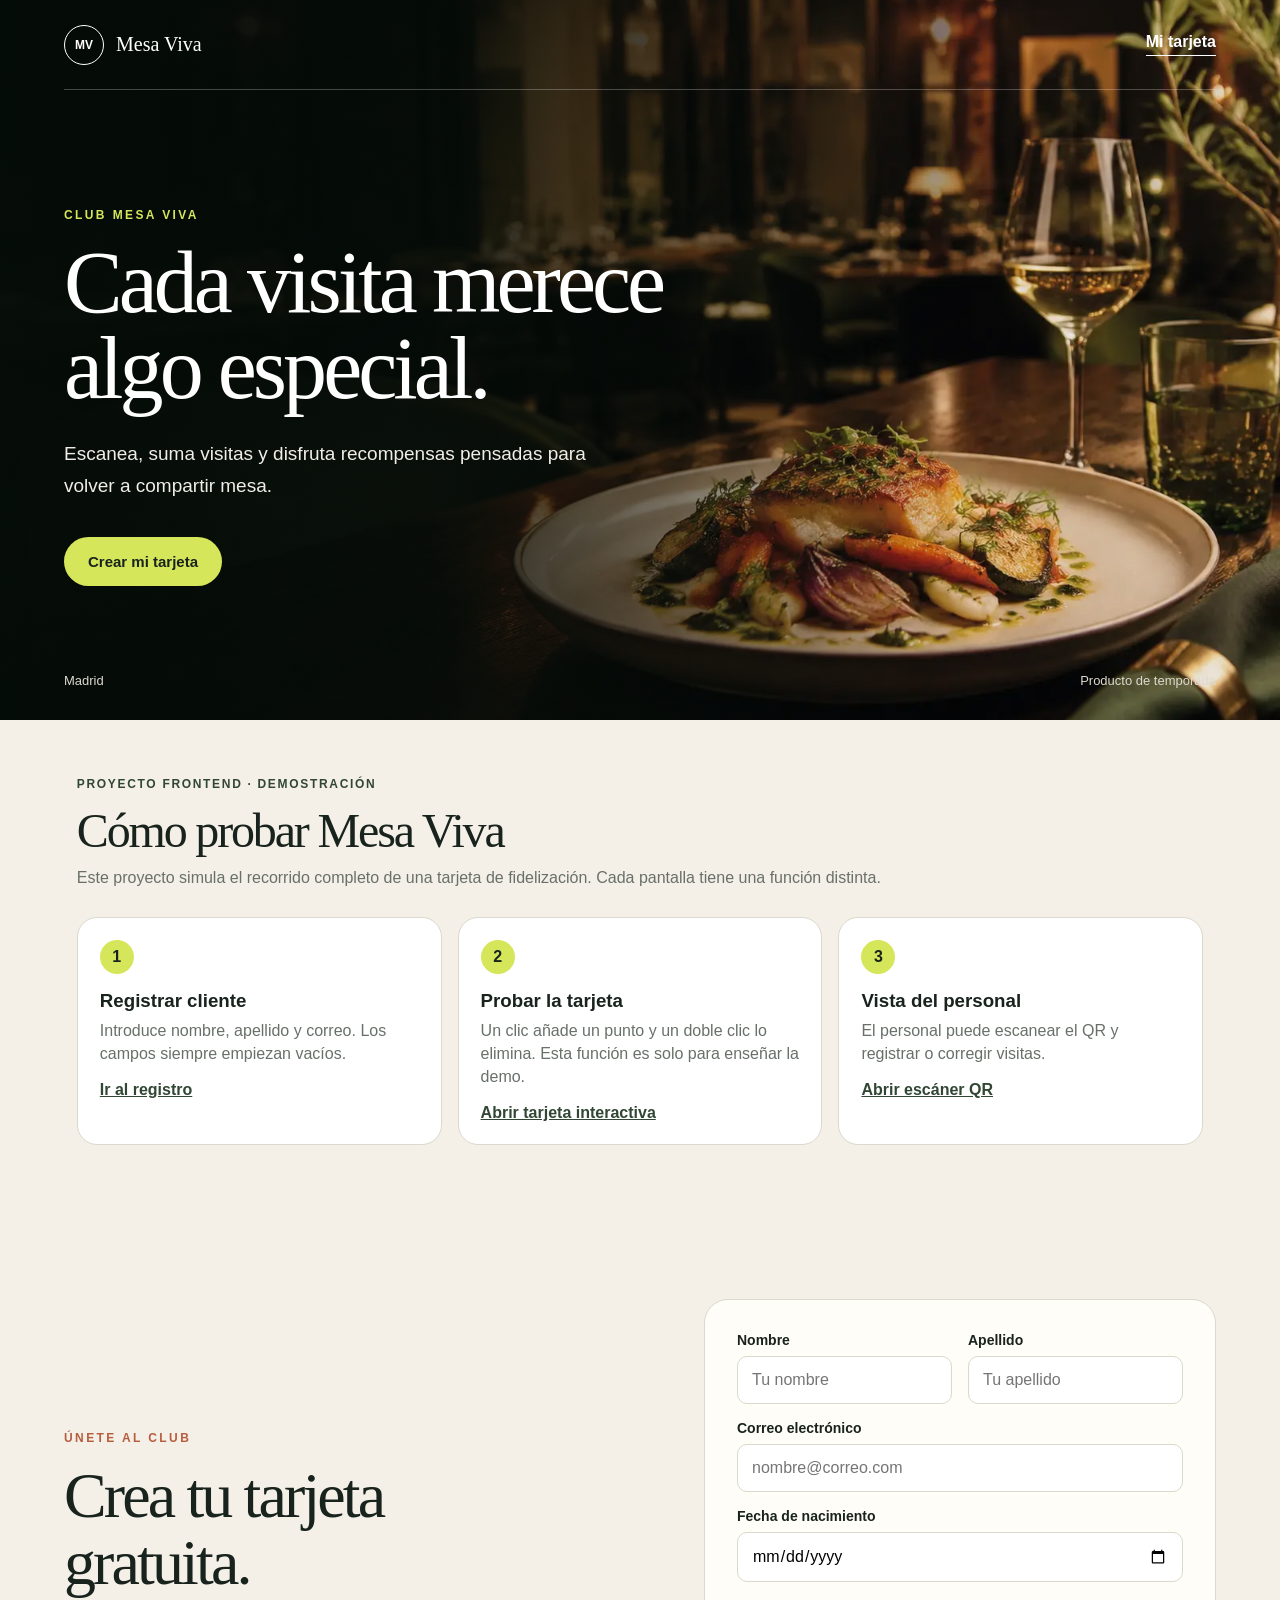
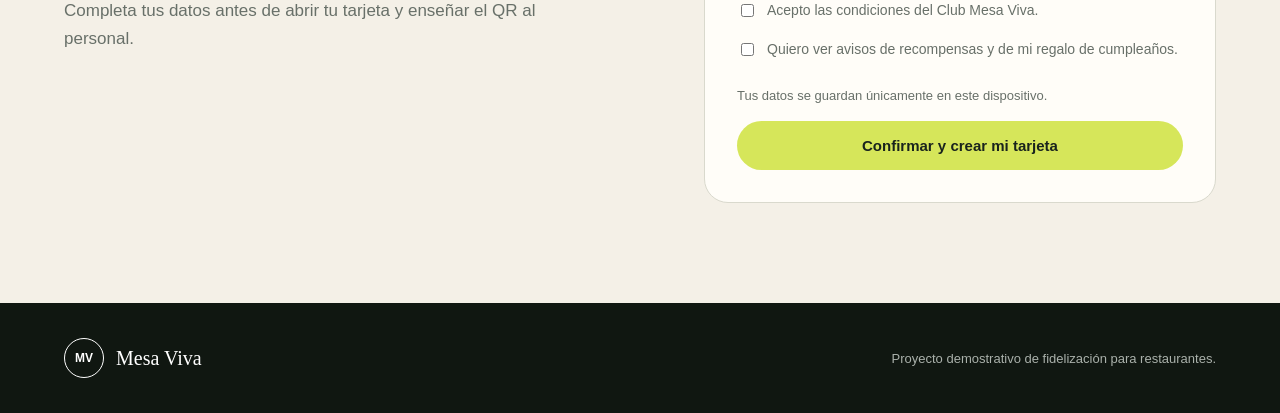
<file: mesa-viva-wallet/index.html>
<!doctype html>
<html lang="es">
  <head>
    <meta charset="utf-8" />
    <meta name="viewport" content="width=device-width,initial-scale=1" />
    <meta name="theme-color" content="#19231d" />
    <title>Mesa Viva · Tarjeta de fidelización</title>
    <meta
      name="description"
      content="Tarjeta digital del Club Mesa Viva: suma visitas y desbloquea recompensas."
    />
    <link rel="stylesheet" href="styles.css" />
  <style>.registered-card{margin:22px 0;padding:22px;border-radius:22px;background:linear-gradient(135deg,#21362a,#445d3c);color:#fff;display:grid;grid-template-columns:1fr 112px;gap:18px;align-items:center;text-align:left}.registered-card small,.registered-card em{display:block;color:#d9e3d7;font-style:normal}.registered-card strong{display:block;margin:10px 0 6px;font:500 30px Georgia}.registered-card img{width:112px;height:112px;padding:6px;background:#fff;border-radius:10px}.card-link{display:block;margin:0 0 10px;border:1px solid #314734;border-radius:10px;padding:13px 20px;color:#314734;font-weight:800;text-decoration:none}.success-card .wallet-button{width:100%}@media(max-width:600px){.success-card{padding:24px}.registered-card{grid-template-columns:1fr}.registered-card img{margin:auto}}.member-zone[hidden]{display:none}.register-grid{display:grid;grid-template-columns:1fr 1fr;gap:16px}.register-grid label{margin:0}.register-wide{grid-column:1/-1}.privacy-note{margin:10px 0 0;color:#687069;font-size:13px}.club-notices{display:grid;gap:10px;margin:20px 0;text-align:left}.club-notice{padding:15px 16px;border:1px solid #d9d9cd;border-radius:14px;background:#fff}.club-notice strong{display:block;margin-bottom:4px;color:#19231d}.club-notice p{margin:0;color:#687069;line-height:1.45}.notice-button{width:100%;margin-top:10px}.notification-status{min-height:20px;margin:10px 0 0;color:#314734;font-weight:700}.registration-confirmed{margin-top:18px}@media(max-width:600px){.register-grid{grid-template-columns:1fr}.register-wide{grid-column:auto}} .demo-flow{padding:54px clamp(22px,6vw,80px);background:#f4f0e7}.demo-flow h2{margin:0 0 8px;font:500 clamp(30px,5vw,48px) Georgia,serif;color:#19231d}.demo-flow>p{margin:0 0 26px;color:#687069;line-height:1.55}.flow-grid{display:grid;grid-template-columns:repeat(3,1fr);gap:16px}.flow-step{padding:22px;border:1px solid #d9d9cd;border-radius:20px;background:#fff}.flow-step b{display:grid;width:34px;height:34px;border-radius:50%;place-items:center;background:#d6e65a;color:#19231d}.flow-step h3{margin:16px 0 7px;color:#19231d}.flow-step p{margin:0 0 16px;color:#687069;line-height:1.45}.flow-step a{color:#314734;font-weight:800}.demo-label{display:inline-block;margin-bottom:12px;color:#314734;font-size:12px;font-weight:800;letter-spacing:.14em}@media(max-width:760px){.flow-grid{grid-template-columns:1fr}} </style>
  </head>
  <body>
    <main>
      <section class="hero">
        <nav>
          <a href="#" class="brand"><span>MV</span> Mesa Viva</a
          ><a href="#registro" class="nav-link" id="nav-card-link">Mi tarjeta</a>
        </nav>
        <div class="hero-copy">
          <p class="kicker">CLUB MESA VIVA</p>
          <h1>Cada visita merece algo especial.</h1>
          <p class="lead">
            Escanea, suma visitas y disfruta recompensas pensadas para volver a
            compartir mesa.
          </p>
          <a href="#registro" class="primary-button" id="hero-action">Crear mi tarjeta</a>
        </div>
        <div class="hero-note">
          <span>Madrid</span><span>Producto de temporada</span>
        </div>
      </section>
      <section class="demo-flow" aria-labelledby="como-funciona">
        <span class="demo-label">PROYECTO FRONTEND · DEMOSTRACIÓN</span>
        <h2 id="como-funciona">Cómo probar Mesa Viva</h2>
        <p>Este proyecto simula el recorrido completo de una tarjeta de fidelización. Cada pantalla tiene una función distinta.</p>
        <div class="flow-grid">
          <article class="flow-step"><b>1</b><h3>Registrar cliente</h3><p>Introduce nombre, apellido y correo. Los campos siempre empiezan vacíos.</p><a href="#registro">Ir al registro</a></article>
          <article class="flow-step"><b>2</b><h3>Probar la tarjeta</h3><p>Un clic añade un punto y un doble clic lo elimina. Esta función es solo para enseñar la demo.</p><a href="tarjeta/">Abrir tarjeta interactiva</a></article>
          <article class="flow-step"><b>3</b><h3>Vista del personal</h3><p>El personal puede escanear el QR y registrar o corregir visitas.</p><a href="personal/">Abrir escáner QR</a></article>
        </div>
      </section>
      <section class="experience member-zone" id="mi-tarjeta" hidden>
        <div class="section-intro">
          <p class="kicker">TU EXPERIENCIA</p>
          <h2>Una tarjeta. Tres formas de disfrutar.</h2>
        </div>
        <div class="workspace">
          <article class="wallet-card">
            <div class="card-top">
              <span class="mini-brand">MESA<br />VIVA</span
              ><span class="member">SOCIO · 0248</span>
            </div>
            <div class="card-center">
              <p>Hola,</p>
              <strong id="card-name">Vincenzo</strong>
            </div>
            <div class="visit-row" id="visit-row"></div>
            <div class="card-bottom">
              <span id="visit-count">0 visitas</span
              ><span id="next-reward">Próximo premio: Café de la casa</span>
            </div>
          </article>
          <article class="qr-panel">
            <div>
              <p class="kicker">EN EL RESTAURANTE</p>
              <h3 id="qr-title">Escanea para abrir tu tarjeta</h3>
              <p id="qr-description">
                El código abre directamente tu tarjeta interactiva en el móvil.
              </p>
            </div>
            <div class="qr-frame">
              <img
                id="wallet-qr"
                src="[data-uri]"
                alt="Código QR comprobado de la tarjeta Mesa Viva"
              />
            </div>
            <a
              class="qr-link"
              id="wallet-link"
              href="https://chechito123.github.io/chechito.github.io/mesa-viva-wallet/tarjeta/"
              >Abrir la tarjeta sin escanear</a
            >
          </article>
        </div>
      </section>
      <section class="rewards member-zone" id="club-rewards" hidden>
        <div class="section-intro">
          <p class="kicker">RECOMPENSAS</p>
          <h2>Cuanto más vuelves, mejor sabe.</h2>
        </div>
        <div class="reward-grid">
          <article data-visits="3">
            <span>03</span>
            <div>
              <small></small>
              <h3>Café de la casa</h3>
            </div>
          </article>
          <article data-visits="6">
            <span>06</span>
            <div>
              <small></small>
              <h3>Entrante para compartir</h3>
            </div>
          </article>
          <article data-visits="10">
            <span>10</span>
            <div>
              <small></small>
              <h3>Cena para dos</h3>
            </div>
          </article>
        </div>
      </section>
      <section class="registration" id="registro">
        <div class="registration-copy">
          <p class="kicker">ÚNETE AL CLUB</p>
          <h2>Crea tu tarjeta gratuita.</h2>
          <p>Completa tus datos antes de abrir tu tarjeta y enseñar el QR al personal.</p>
        </div>
        <form id="register-form">
          <div class="register-grid">
            <label>Nombre<input id="name" placeholder="Tu nombre" autocomplete="given-name" required /></label>
            <label>Apellido<input id="surname" placeholder="Tu apellido" autocomplete="family-name" required /></label>
            <label class="register-wide">Correo electrónico<input id="email" type="email" placeholder="nombre@correo.com" autocomplete="email" required /></label>
            <label class="register-wide">Fecha de nacimiento<input id="birthday" type="date" autocomplete="bday" required /></label>
          </div>
          <label class="check"><input id="terms" type="checkbox" required /> Acepto las condiciones del Club Mesa Viva.</label>
          <label class="check"><input id="notifications-optin" type="checkbox" checked /> Quiero ver avisos de recompensas y de mi regalo de cumpleaños.</label>
          <p class="privacy-note">Tus datos se guardan únicamente en este dispositivo.</p>
          <button type="submit" class="primary-button">Confirmar y crear mi tarjeta</button>
        </form>
        <div class="success-card registration-confirmed" id="success" hidden>
          <span>✓</span>
          <h3 id="success-title">¡Bienvenido!</h3>
          <p id="success-copy"></p>
          <div class="club-notices" id="club-notices">
            <div class="club-notice"><strong>Tarjeta activa · MV-0248</strong><p id="card-status">Empiezas con 0 visitas. El personal actualizará tus visitas al escanear tu QR.</p></div>
            <div class="club-notice"><strong>Próxima recompensa</strong><p id="reward-notice">Café de la casa al completar 3 visitas.</p></div>
            <div class="club-notice"><strong>Regalo de cumpleaños</strong><p id="birthday-notice">Postre de la casa gratis durante tu semana de cumpleaños.</p></div>
            <div class="club-notice"><strong>Avisos del club</strong><p id="club-notice-status">Activa los avisos para conocer nuevas recompensas disponibles.</p></div>
          </div>
          <div class="registered-card"><div><small>CLUB MESA VIVA</small><strong id="registered-name">Vincenzo</strong><em id="registered-visits">0 visitas · Socio MV-0248</em></div><img src="tarjeta/member-0248.svg" alt="Código QR de la tarjeta MV-0248"></div>
          <a class="card-link" href="tarjeta/">Ver mi tarjeta y QR</a>
          <button class="wallet-button notice-button" id="enable-notifications" type="button">Activar notificaciones</button>
          <p class="notification-status" id="notification-status" role="status"></p>
          <button class="wallet-button" id="google-wallet" type="button">Añadir a Google Wallet</button>
          <p class="wallet-note" id="wallet-note" hidden>Tu tarjeta ya está creada. El pase de Google Wallet se activará al conectar la firma oficial del restaurante.</p>
        </div>
      </section>
      <footer>
        <a href="#" class="brand"><span>MV</span> Mesa Viva</a>
        <p>Proyecto demostrativo de fidelización para restaurantes.</p>
      </footer>
    </main>
    <script src="wallet-config.js"></script>
    <script src="app.js?v=4"></script>
  </body>
</html>
</file>
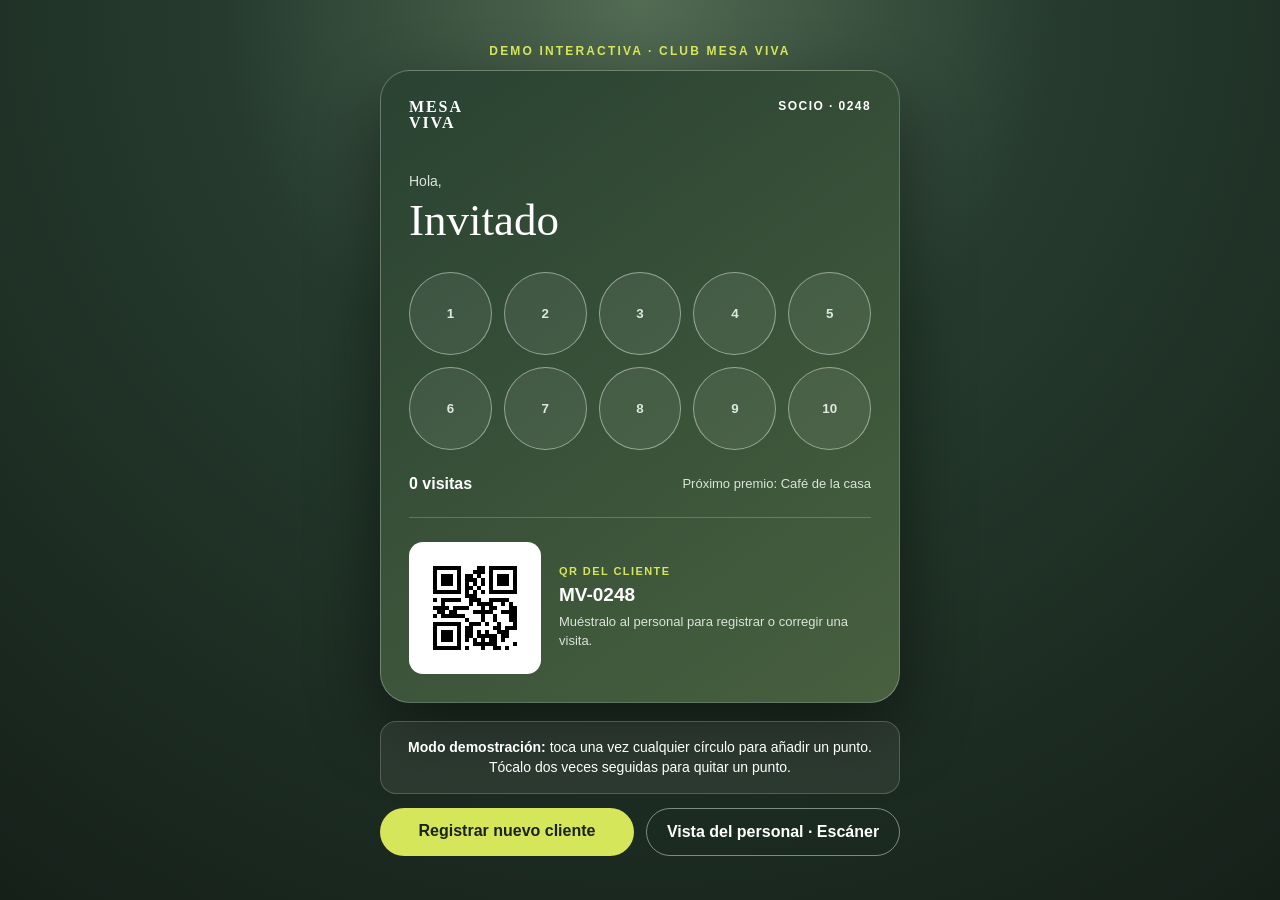
<file: mesa-viva-wallet/tarjeta/index.html>
<!doctype html>
<html lang="es">
<head>
  <meta charset="utf-8">
  <meta name="viewport" content="width=device-width,initial-scale=1,viewport-fit=cover">
  <meta name="theme-color" content="#19231d">
  <title>Mesa Viva · Tarjeta interactiva</title>
  <style>
    :root{--ink:#19231d;--olive:#314734;--lime:#d6e65a;--cream:#f4f0e7;--muted:#dbe4da}
    *{box-sizing:border-box}body{min-height:100vh;margin:0;padding:24px;background:radial-gradient(circle at top,#526b53 0,#263b2e 38%,#152019 100%);color:#fff;font-family:Arial,sans-serif;display:grid;place-items:center;-webkit-tap-highlight-color:transparent}
    main{width:min(520px,100%)}.eyebrow{margin:0 0 12px;text-align:center;color:var(--lime);font-size:12px;font-weight:800;letter-spacing:.18em}
    .card{padding:28px;border:1px solid #ffffff40;border-radius:30px;background:linear-gradient(145deg,#294232,#48603f);box-shadow:0 28px 70px #0007;user-select:none}
    .top,.bottom{display:flex;justify-content:space-between;align-items:flex-start;gap:14px}.brand{font:700 16px/1 Georgia,serif;letter-spacing:.12em}.member{font-size:12px;font-weight:800;letter-spacing:.12em}
    .hello{margin:42px 0 26px}.hello small{display:block;color:var(--muted);font-size:14px}.hello strong{display:block;margin-top:5px;font:500 clamp(30px,9vw,45px) Georgia,serif}
    .dots{display:grid;grid-template-columns:repeat(5,1fr);gap:12px;margin:0 0 25px}.dot{aspect-ratio:1;border:1px solid #ffffff70;border-radius:50%;background:#ffffff12;color:#dfe7df;display:grid;place-items:center;font-weight:800;cursor:pointer;transition:.16s}.dot.filled{background:var(--lime);border-color:var(--lime);color:var(--ink);transform:scale(1.04)}.dot:focus-visible{outline:3px solid #fff;outline-offset:3px}
    .bottom{align-items:end}.count{font-weight:800}.next{max-width:230px;text-align:right;color:var(--muted);font-size:13px;line-height:1.4}
    .qr-block{display:grid;grid-template-columns:132px 1fr;align-items:center;gap:18px;margin-top:24px;padding-top:24px;border-top:1px solid #ffffff35}.qr-block img{width:132px;height:132px;padding:8px;border-radius:14px;background:#fff}.qr-copy small{display:block;color:var(--lime);font-size:11px;font-weight:800;letter-spacing:.13em}.qr-copy strong{display:block;margin:7px 0;font-size:19px}.qr-copy p{margin:0;color:var(--muted);font-size:13px;line-height:1.45}
    .hint{margin:18px 0 0;padding:15px 17px;border:1px solid #ffffff30;border-radius:16px;background:#ffffff12;text-align:center;font-size:14px;line-height:1.45}
    .links{display:grid;grid-template-columns:1fr 1fr;gap:12px;margin-top:14px}.links a{padding:14px;border-radius:999px;text-align:center;text-decoration:none;font-weight:800}.register{background:var(--lime);color:var(--ink)}.scanner{border:1px solid #ffffff70;color:#fff}
    @media(max-width:480px){body{padding:14px}.card{padding:23px}.dots{gap:9px}.links{grid-template-columns:1fr}.qr-block{grid-template-columns:112px 1fr}.qr-block img{width:112px;height:112px}}
  </style>
</head>
<body>
  <main>
    <p class="eyebrow">DEMO INTERACTIVA · CLUB MESA VIVA</p>
    <article class="card" aria-label="Tarjeta de fidelización interactiva">
      <div class="top"><span class="brand">MESA<br>VIVA</span><span class="member">SOCIO · 0248</span></div>
      <div class="hello"><small>Hola,</small><strong id="name">Invitado</strong></div>
      <div class="dots" id="dots" aria-label="Puntos de fidelización"></div>
      <div class="bottom"><span class="count" id="count">0 visitas</span><span class="next" id="next">Próximo premio: Café de la casa</span></div>
      <div class="qr-block"><img src="member-0248.svg" alt="Código QR del socio MV-0248"><div class="qr-copy"><small>QR DEL CLIENTE</small><strong>MV-0248</strong><p>Muéstralo al personal para registrar o corregir una visita.</p></div></div>
    </article>
    <p class="hint"><strong>Modo demostración:</strong> toca una vez cualquier círculo para añadir un punto. Tócalo dos veces seguidas para quitar un punto.</p>
    <div class="links"><a class="register" href="../#registro">Registrar nuevo cliente</a><a class="scanner" href="../personal/">Vista del personal · Escáner</a></div>
  </main>
  <script>
    const memberId="MV-0248",visitsKey=`mesa-viva-${memberId}-visits-v2`,nameKey=`mesa-viva-${memberId}-name-v2`;
    const rewards=[{n:3,label:"Café de la casa"},{n:6,label:"Entrante para compartir"},{n:10,label:"Cena para dos"}];
    let visits=Math.max(0,Math.min(10,Number(localStorage.getItem(visitsKey)||0))),clickTimer=null;
    document.querySelector("#name").textContent=sessionStorage.getItem(nameKey)||"Invitado";
    function save(value){visits=Math.max(0,Math.min(10,value));localStorage.setItem(visitsKey,String(visits));render()}
    function render(){
      const dots=document.querySelector("#dots");dots.innerHTML="";
      for(let i=1;i<=10;i++){const dot=document.createElement("button");dot.type="button";dot.className="dot"+(i<=visits?" filled":"");dot.textContent=i;dot.setAttribute("aria-label",`Punto ${i}`);
        dot.addEventListener("click",()=>{clearTimeout(clickTimer);clickTimer=setTimeout(()=>save(visits+1),260)});
        dot.addEventListener("dblclick",event=>{event.preventDefault();clearTimeout(clickTimer);save(visits-1)});
        dots.append(dot)}
      document.querySelector("#count").textContent=visits+" "+(visits===1?"visita":"visitas");
      const upcoming=rewards.find(r=>r.n>visits);document.querySelector("#next").textContent=upcoming?"Próximo premio: "+upcoming.label:"¡Todas las recompensas disponibles!";
    }
    window.addEventListener("storage",event=>{if(event.key===visitsKey){visits=Math.max(0,Math.min(10,Number(event.newValue)||0));render()}});
    render();
  </script>
</body>
</html>
</file>
<file: mesa-viva-wallet/styles.css>
:root{--ink:#19231d;--olive:#314734;--lime:#d6e65a;--cream:#f4f0e7;--paper:#fffdf8;--clay:#b75d3f;--muted:#687069;--line:#d9d9cd}*{box-sizing:border-box}html{scroll-behavior:smooth}body{margin:0;background:var(--cream);color:var(--ink);font-family:Arial,Helvetica,sans-serif}h1,h2,h3,p{margin-top:0}h1,h2{font-family:Georgia,"Times New Roman",serif;font-weight:500;letter-spacing:-.045em}.hero{min-height:720px;color:#fff;padding:0 max(5vw,24px);position:relative;background:linear-gradient(90deg,rgba(5,13,8,.92),rgba(5,13,8,.73) 38%,rgba(5,13,8,.08) 76%),url('restaurant-hero.svg') center/cover}.hero nav{height:90px;display:flex;align-items:center;justify-content:space-between;border-bottom:1px solid #ffffff40}.brand{display:flex;align-items:center;gap:12px;color:inherit;text-decoration:none;font-family:Georgia,serif;font-size:20px}.brand span{width:40px;height:40px;border:1px solid;border-radius:50%;display:grid;place-items:center;font:700 12px Arial}.nav-link{color:#fff;text-decoration:none;font-weight:700;border-bottom:1px solid;padding-bottom:4px}.hero-copy{max-width:610px;padding-top:118px}.kicker{font-size:12px;letter-spacing:.2em;font-weight:800;color:var(--clay);margin-bottom:18px}.hero .kicker,.rewards .kicker{color:var(--lime)}.hero h1{font-size:clamp(52px,7vw,88px);line-height:.98;margin-bottom:26px}.lead{font-size:19px;line-height:1.65;color:#f1eee7;max-width:540px;margin-bottom:36px}.primary-button{display:inline-flex;justify-content:center;border:0;background:var(--lime);color:var(--ink);padding:16px 24px;border-radius:999px;text-decoration:none;font-weight:800;font-size:15px;cursor:pointer}.hero-note{position:absolute;bottom:32px;left:max(5vw,24px);right:max(5vw,24px);display:flex;justify-content:space-between;color:#ddd9cf;font-size:13px}.experience,.rewards,.registration{padding:100px max(5vw,24px)}.section-intro{max-width:720px;margin-bottom:50px}.section-intro h2,.registration h2{font-size:clamp(40px,5vw,64px);line-height:1.04;margin-bottom:0}.workspace{display:grid;grid-template-columns:1.45fr .8fr;gap:24px}.wallet-card{min-height:410px;border-radius:30px;padding:32px;background:linear-gradient(135deg,#21362a,#445d3c);color:#fff;box-shadow:0 30px 70px #22332635;display:flex;flex-direction:column;justify-content:space-between;overflow:hidden;position:relative}.wallet-card:after{content:"";position:absolute;width:320px;height:320px;border:1px solid #d6e65a55;border-radius:50%;right:-100px;top:-120px}.card-top,.card-bottom{display:flex;justify-content:space-between;align-items:start;position:relative;z-index:1}.mini-brand{font:700 15px/1 Arial;letter-spacing:.1em}.member{font-size:12px;color:#d9e3d7}.card-center p{margin-bottom:4px;color:#c7d2c8}.card-center strong{font-family:Georgia,serif;font-size:42px;font-weight:500}.visit-row{display:grid;grid-template-columns:repeat(10,1fr);gap:7px;position:relative;z-index:1}.visit-row i{aspect-ratio:1;border:1px solid #ffffff55;border-radius:50%;display:grid;place-items:center;font-style:normal;font-size:11px;color:#ffffff88}.visit-row i.filled{background:var(--lime);border-color:var(--lime);color:var(--ink);font-weight:800}.card-bottom{font-size:12px;color:#d9e3d7}.qr-panel{background:var(--paper);border:1px solid var(--line);border-radius:30px;padding:30px;display:flex;flex-direction:column;justify-content:space-between}.qr-panel h3{font-family:Georgia,serif;font-size:28px;margin-bottom:10px}.qr-panel p:not(.kicker){color:var(--muted);line-height:1.6}.qr-frame{width:min(240px,100%);height:auto;aspect-ratio:1;padding:10px;background:#fff;border:1px solid var(--line);margin:20px auto}.qr-frame img{display:block;width:100%;height:100%;image-rendering:pixelated}.qr-link{display:block;margin:-8px auto 20px;text-align:center;color:var(--olive);font-weight:800;font-size:14px}.demo-button{border:1px solid var(--olive);background:transparent;border-radius:999px;padding:13px;font-weight:800;color:var(--olive);cursor:pointer}.rewards{background:var(--ink);color:#fff}.reward-grid{display:grid;grid-template-columns:repeat(3,1fr);gap:16px}.reward-grid article{border:1px solid #ffffff25;border-radius:20px;padding:24px;display:flex;gap:22px;align-items:center;color:#9fa8a0}.reward-grid article.unlocked{background:var(--olive);color:#fff;border-color:var(--lime)}.reward-grid article>span{font:500 42px Georgia;color:var(--lime)}.reward-grid small{font-size:11px;letter-spacing:.13em}.reward-grid h3{margin:7px 0 0;font-family:Georgia,serif;font-size:22px}.registration{display:grid;grid-template-columns:1fr 1fr;gap:10vw;align-items:center}.registration-copy>p:last-child{color:var(--muted);line-height:1.7;font-size:17px}.registration form{display:grid;gap:18px;background:var(--paper);padding:32px;border-radius:24px;border:1px solid var(--line)}label{font-weight:700;font-size:14px}input{width:100%;margin-top:8px;border:1px solid var(--line);border-radius:10px;background:#fff;padding:14px;font:16px Arial;outline:none}input:focus{border-color:var(--olive);box-shadow:0 0 0 3px #31473420}.check{display:flex;gap:10px;font-weight:400;line-height:1.5;color:var(--muted)}.check input{width:auto;margin-top:3px}.success-card{background:var(--paper);padding:40px;text-align:center;border-radius:24px;border:1px solid var(--line)}.success-card>span{width:54px;height:54px;margin:auto auto 20px;border-radius:50%;display:grid;place-items:center;background:var(--lime);font-size:24px}.success-card h3{font:500 30px Georgia}.success-card p{color:var(--muted);line-height:1.6}.wallet-button{border:0;background:#050505;color:#fff;border-radius:10px;padding:13px 20px;font-size:16px;cursor:pointer}.wallet-note{font-size:13px;margin-top:16px}footer{padding:35px max(5vw,24px);background:#101711;color:#fff;display:flex;justify-content:space-between;align-items:center}footer p{margin:0;color:#aab1ab;font-size:13px}[hidden]{display:none!important}@media(max-width:900px){.workspace,.registration{grid-template-columns:1fr}.reward-grid{grid-template-columns:1fr}.hero{min-height:680px;background-position:60% center}.hero-copy{padding-top:90px}.visit-row{gap:4px}.registration{gap:40px}}@media(max-width:600px){.hero{min-height:700px;background:linear-gradient(rgba(5,13,8,.63),rgba(5,13,8,.92)),url('restaurant-hero.svg') 62% center/cover}.hero h1{font-size:54px}.hero-note span:last-child{display:none}.experience,.rewards,.registration{padding-top:72px;padding-bottom:72px}.wallet-card{min-height:360px;padding:24px}.visit-row{grid-template-columns:repeat(5,1fr)}.card-bottom{display:grid;gap:4px}.registration form{padding:22px}footer{display:grid;gap:20px}}
</file>
